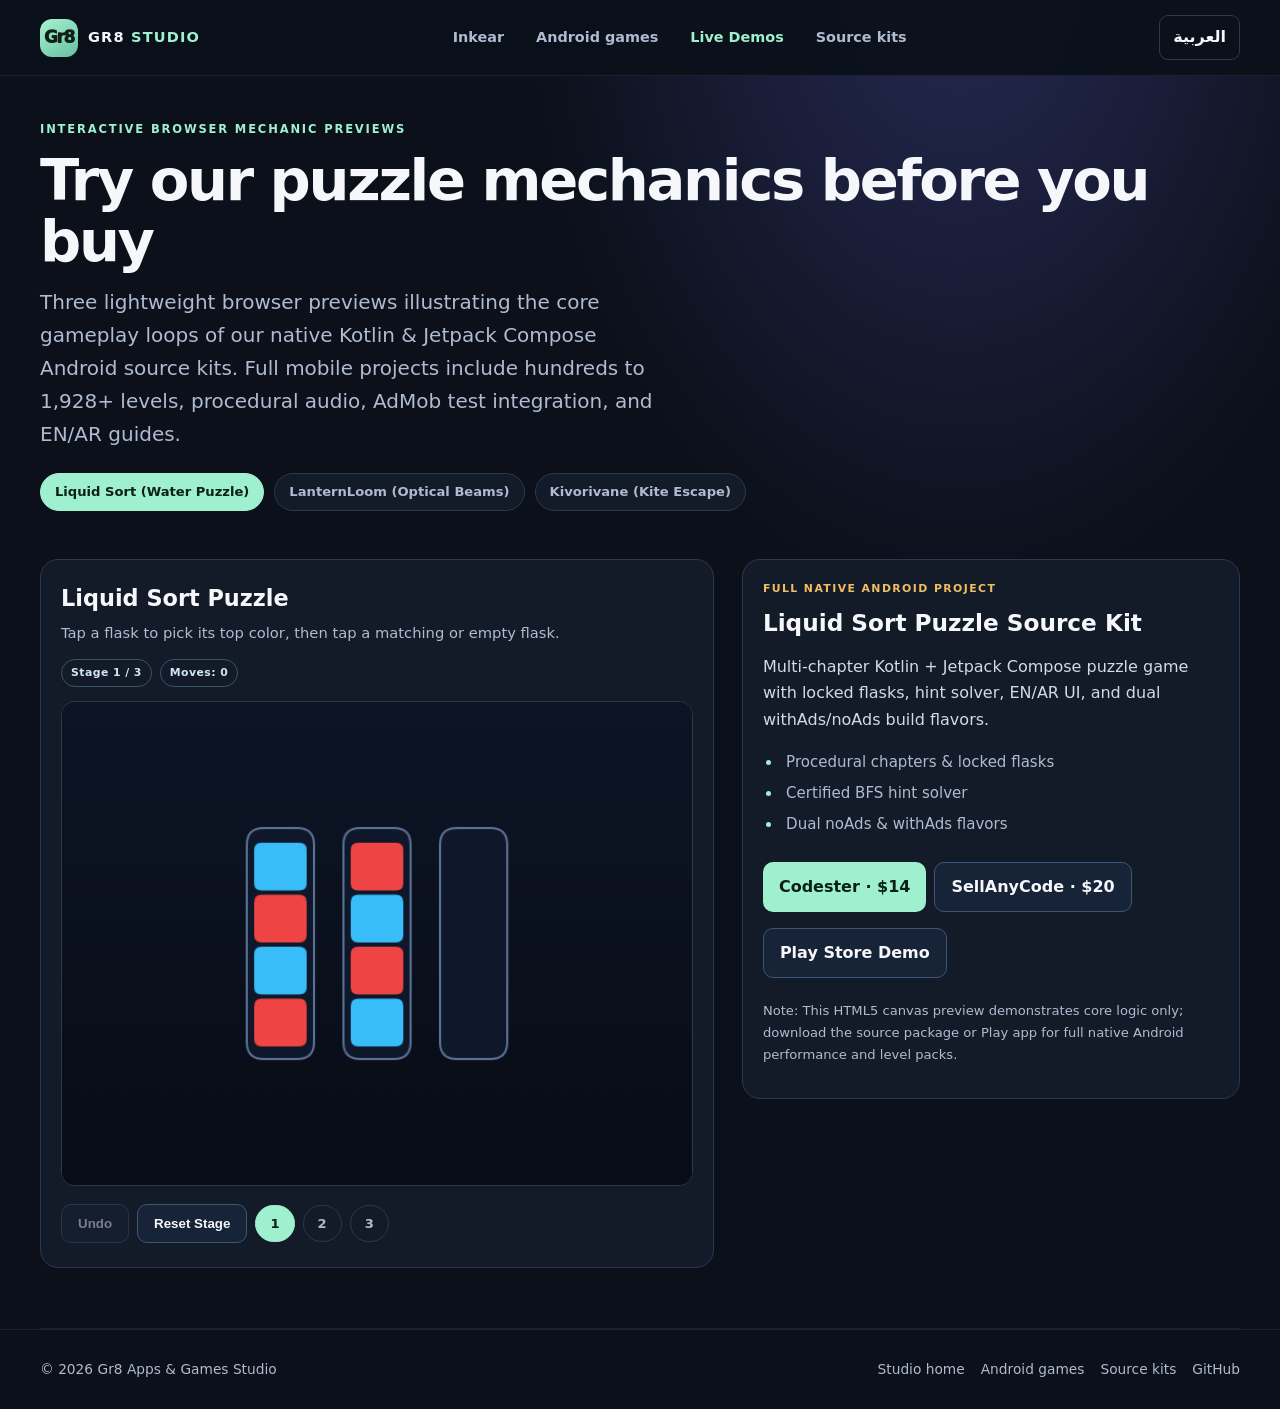
<file: demo/index.html>
<!doctype html>
<html lang="en" dir="ltr">
<head>
<meta charset="utf-8"><meta name="viewport" content="width=device-width,initial-scale=1">
<title>Interactive Android Puzzle Demos | Gr8 Apps &amp; Games Studio</title>
<meta name="title-en" content="Interactive Android Puzzle Demos | Gr8 Apps &amp; Games Studio">
<meta name="title-ar" content="تجارب ألغاز أندرويد تفاعلية في المتصفح | استوديو Gr8">
<meta name="description" content="Play interactive browser mechanic previews of Liquid Sort Puzzle, LanternLoom, and Kivorivane before downloading the full Kotlin &amp; Jetpack Compose Android source kits.">
<meta name="robots" content="index,follow,max-image-preview:large">
<link rel="canonical" href="https://simple-free-apps.github.io/demo/">
<link rel="icon" type="image/svg+xml" href="data:image/svg+xml,%3Csvg xmlns='http://www.w3.org/2000/svg' viewBox='0 0 64 64'%3E%3Crect width='64' height='64' rx='16' fill='%239ff0ce'/%3E%3Ctext x='50%25' y='55%25' dominant-baseline='middle' text-anchor='middle' font-family='system-ui,sans-serif' font-weight='900' font-size='28' fill='%230b101a'%3EGr8%3C/text%3E%3C/svg%3E">
<meta property="og:type" content="website">
<meta property="og:title" content="Interactive Android Puzzle Demos | Gr8 Studio">
<meta property="og:description" content="Try Liquid Sort, LanternLoom optical beams, and Kivorivane directional escape puzzles right in your browser.">
<meta property="og:url" content="https://simple-free-apps.github.io/demo/">
<meta property="og:image" content="https://simple-free-apps.github.io/assets/catalog/bundle5in1-hero.jpg">
<meta name="twitter:card" content="summary_large_image">
<meta name="theme-color" content="#0b101a">
<link rel="stylesheet" href="../styles.css">
<script type="application/ld+json">
{
  "@context": "https://schema.org",
  "@type": "WebApplication",
  "name": "Playable Android Puzzle Browser Demos — Gr8 Apps & Games Studio",
  "url": "https://simple-free-apps.github.io/demo/",
  "applicationCategory": "GameApplication",
  "operatingSystem": "Web Browser",
  "image": "https://simple-free-apps.github.io/assets/catalog/bundle5in1-hero.jpg",
  "description": "Interactive browser previews for Liquid Sort Puzzle, Lantern Alignment (Soravel 5-in-1), and Kite Tap-Away (Kivorivane) Android Kotlin source code templates.",
  "offers": {
    "@type": "Offer",
    "price": "0.00",
    "priceCurrency": "USD",
    "availability": "https://schema.org/InStock",
    "url": "https://simple-free-apps.github.io/demo/"
  }
}
</script>
<script src="../app.js" defer></script>
<script src="demo.js" defer></script>
</head>
<body>
<header class="top">
  <a class="brand" href="../#home"><span class="brand-mark">Gr8</span><span>GR8 <b>STUDIO</b></span></a>
  <nav>
    <a href="../#inkear" data-en="Inkear" data-ar="إنكير">Inkear</a>
    <a href="../android-games/" data-en="Android games" data-ar="ألعاب أندرويد">Android games</a>
    <a href="./" aria-current="page" data-en="Live Demos" data-ar="تجارب حية">Live Demos</a>
    <a href="../#catalog" data-en="Source kits" data-ar="حزم المصدر">Source kits</a>
  </nav>
  <button id="language" class="lang" aria-label="Switch language">العربية</button>
</header>

<main>
  <section class="demo-intro">
    <p class="kicker" data-en="INTERACTIVE BROWSER MECHANIC PREVIEWS" data-ar="معاينات تفاعلية لميكانيكيات اللعب">INTERACTIVE BROWSER MECHANIC PREVIEWS</p>
    <h1 data-en="Try our puzzle mechanics before you buy" data-ar="جرّب آليات الألغاز في المتصفح قبل الشراء">Try our puzzle mechanics before you buy</h1>
    <p class="lead" data-en="Three lightweight browser previews illustrating the core gameplay loops of our native Kotlin &amp; Jetpack Compose Android source kits. Full mobile projects include hundreds to 1,928+ levels, procedural audio, AdMob test integration, and EN/AR guides." data-ar="ثلاث معاينات تفاعلية خفيفة توضح جوهر اللعب في حزم Kotlin وJetpack Compose الأصلية. المشاريع الكاملة تضم مئات إلى 1,928+ مرحلة وأصواتاً وإعدادات AdMob وأدلة تعريب.">Three lightweight browser previews illustrating the core gameplay loops of our native Kotlin &amp; Jetpack Compose Android source kits. Full mobile projects include hundreds to 1,928+ levels, procedural audio, AdMob test integration, and EN/AR guides.</p>

    <div class="demo-tabs" role="tablist" aria-label="Select playable puzzle preview">
      <button type="button" class="filter-pill demo-tab" data-game="liquid" aria-pressed="true" data-en="Liquid Sort (Water Puzzle)" data-ar="فرز السوائل">Liquid Sort (Water Puzzle)</button>
      <button type="button" class="filter-pill demo-tab" data-game="lantern" aria-pressed="false" data-en="LanternLoom (Optical Beams)" data-ar="LanternLoom (مسارات الضوء)">LanternLoom (Optical Beams)</button>
      <button type="button" class="filter-pill demo-tab" data-game="kite" aria-pressed="false" data-en="Kivorivane (Kite Escape)" data-ar="Kivorivane (هروب الطائرات)">Kivorivane (Kite Escape)</button>
    </div>
  </section>

  <section class="demo-stage-wrap">
    <div class="demo-board-panel">
      <div class="demo-hud">
        <div>
          <h2 id="demo-title">Liquid Sort Puzzle</h2>
          <p id="demo-instruction" class="demo-sub">Tap a flask to pick its top color, then tap a target flask with matching color or space.</p>
        </div>
        <div class="demo-stats">
          <span id="demo-level-badge" class="tech">Stage 1 / 3</span>
          <span id="demo-moves-badge" class="level">Moves: 0</span>
        </div>
      </div>

      <div class="canvas-box">
        <canvas id="demo-canvas" width="600" height="460" aria-label="Interactive puzzle preview canvas"></canvas>
      </div>

      <div id="demo-win-banner" class="demo-win hidden" role="status" aria-live="polite">
        <span id="demo-win-text">Stage cleared!</span>
        <button type="button" id="demo-next-btn" class="button" data-en="Next Stage →" data-ar="المرحلة التالية ←">Next Stage →</button>
      </div>

      <div class="demo-controls">
        <button type="button" id="demo-undo-btn" class="button button-secondary" data-en="Undo" data-ar="تراجع">Undo</button>
        <button type="button" id="demo-reset-btn" class="button button-secondary" data-en="Reset Stage" data-ar="إعادة المرحلة">Reset Stage</button>
        <button type="button" id="demo-stage1-btn" class="filter-pill" data-stage="0">1</button>
        <button type="button" id="demo-stage2-btn" class="filter-pill" data-stage="1">2</button>
        <button type="button" class="filter-pill" id="demo-stage3-btn" data-stage="2">3</button>
      </div>
    </div>

    <aside class="demo-cta-panel">
      <p class="eyebrow" id="demo-cta-eyebrow">FULL NATIVE ANDROID PROJECT</p>
      <h3 id="demo-cta-title">Liquid Sort Puzzle Source Kit</h3>
      <p id="demo-cta-desc" class="app-summary">Complete Kotlin + Jetpack Compose puzzle game with multi-chapter levels, locked flasks, hint solver, and dual Play/AdMob build setup.</p>
      <ul id="demo-cta-bullets" class="features"></ul>
      <div id="demo-cta-links" class="demo-cta-links"></div>
      <p class="disclosure" data-en="Note: This HTML5 canvas preview demonstrates core logic only; download the source package or Play app for full native Android performance and level packs." data-ar="ملاحظة: هذه المعاينة في المتصفح توضح منطق اللعب الأساسي فقط؛ حمّل الحزمة البرمجية أو تطبيق Google Play للأداء الأصلي وكامل المراحل.">Note: This HTML5 canvas preview demonstrates core logic only; download the source package or Play app for full native Android performance and level packs.</p>
    </aside>
  </section>
</main>

<footer>
  <span>© <span id="year"></span> <span data-en="Gr8 Apps &amp; Games Studio" data-ar="استوديو Gr8 للتطبيقات والألعاب">Gr8 Apps &amp; Games Studio</span></span>
  <div class="footer-links">
    <a href="../" data-en="Studio home" data-ar="الرئيسية">Studio home</a>
    <a href="../android-games/" data-en="Android games" data-ar="ألعاب أندرويد">Android games</a>
    <a href="../#catalog" data-en="Source kits" data-ar="حزم المصدر">Source kits</a>
    <a href="https://github.com/simple-free-apps">GitHub</a>
  </div>
</footer>
</body>
</html>
</file>
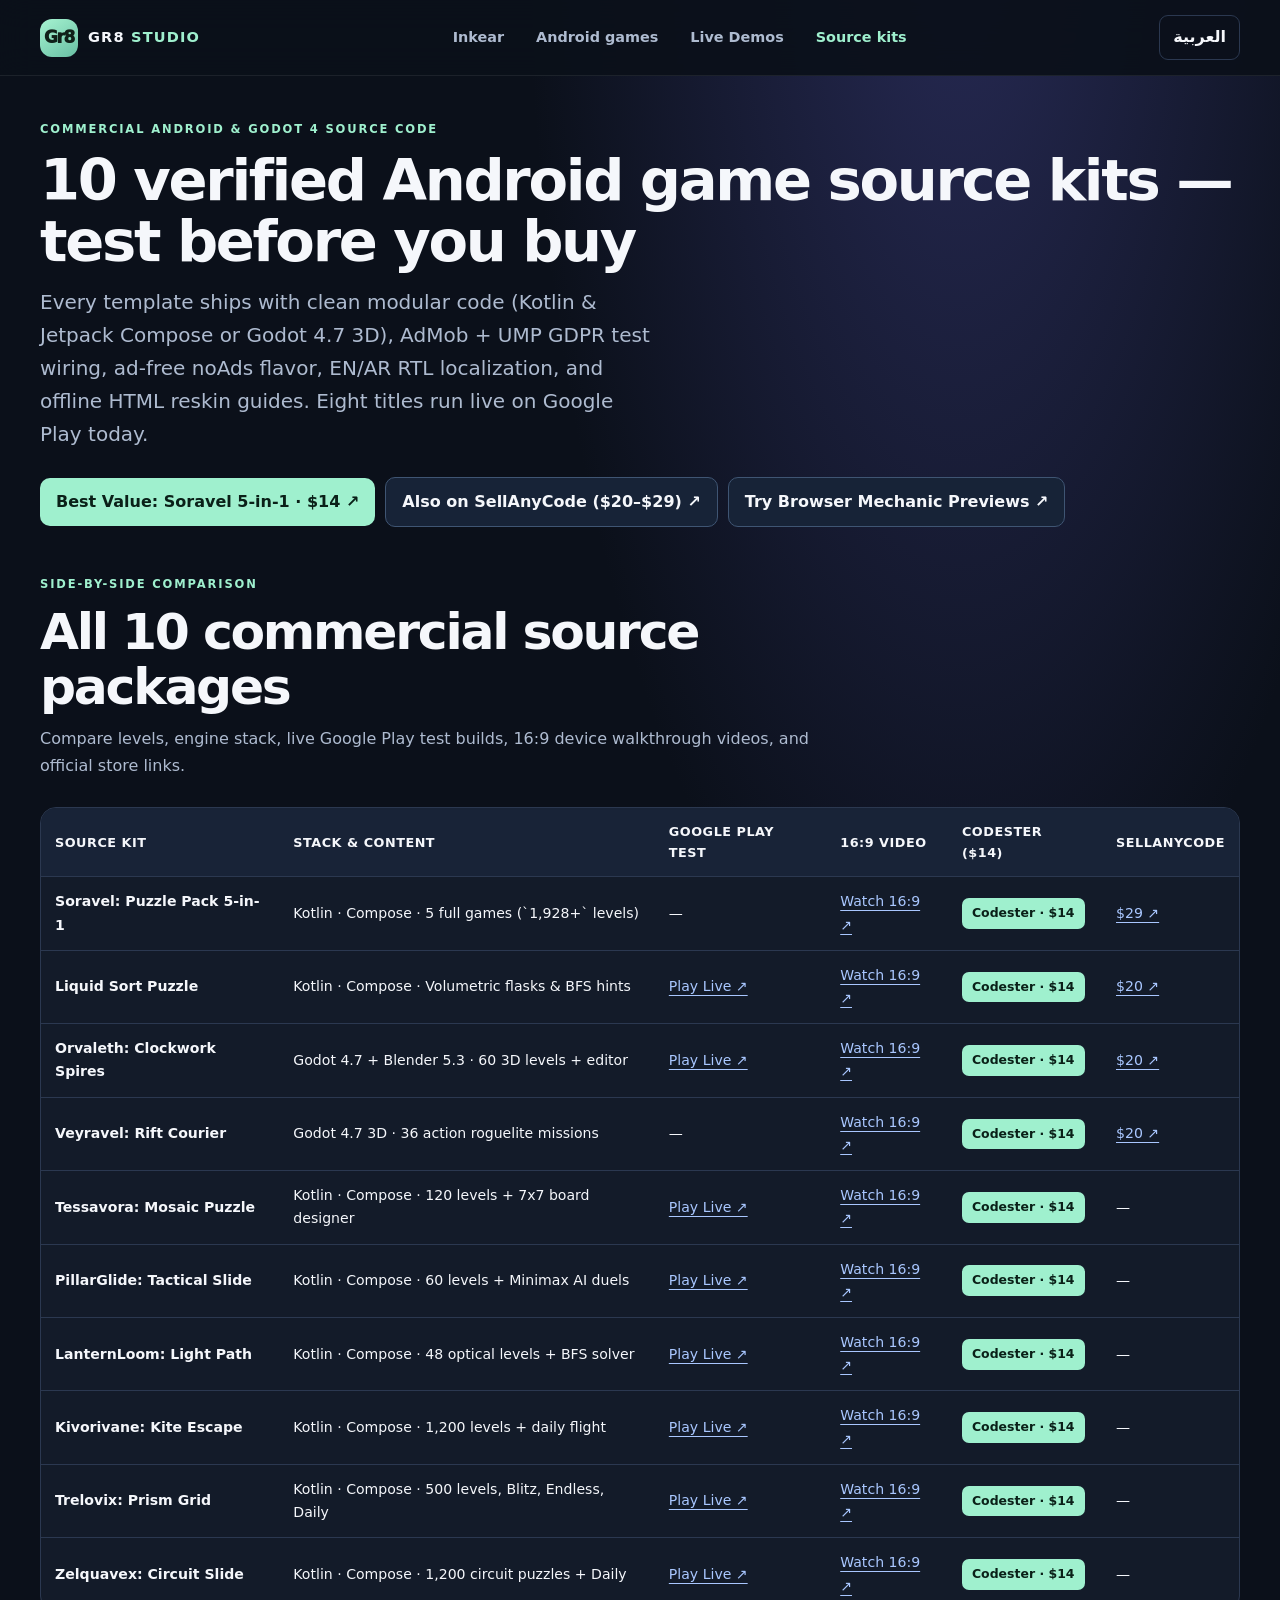
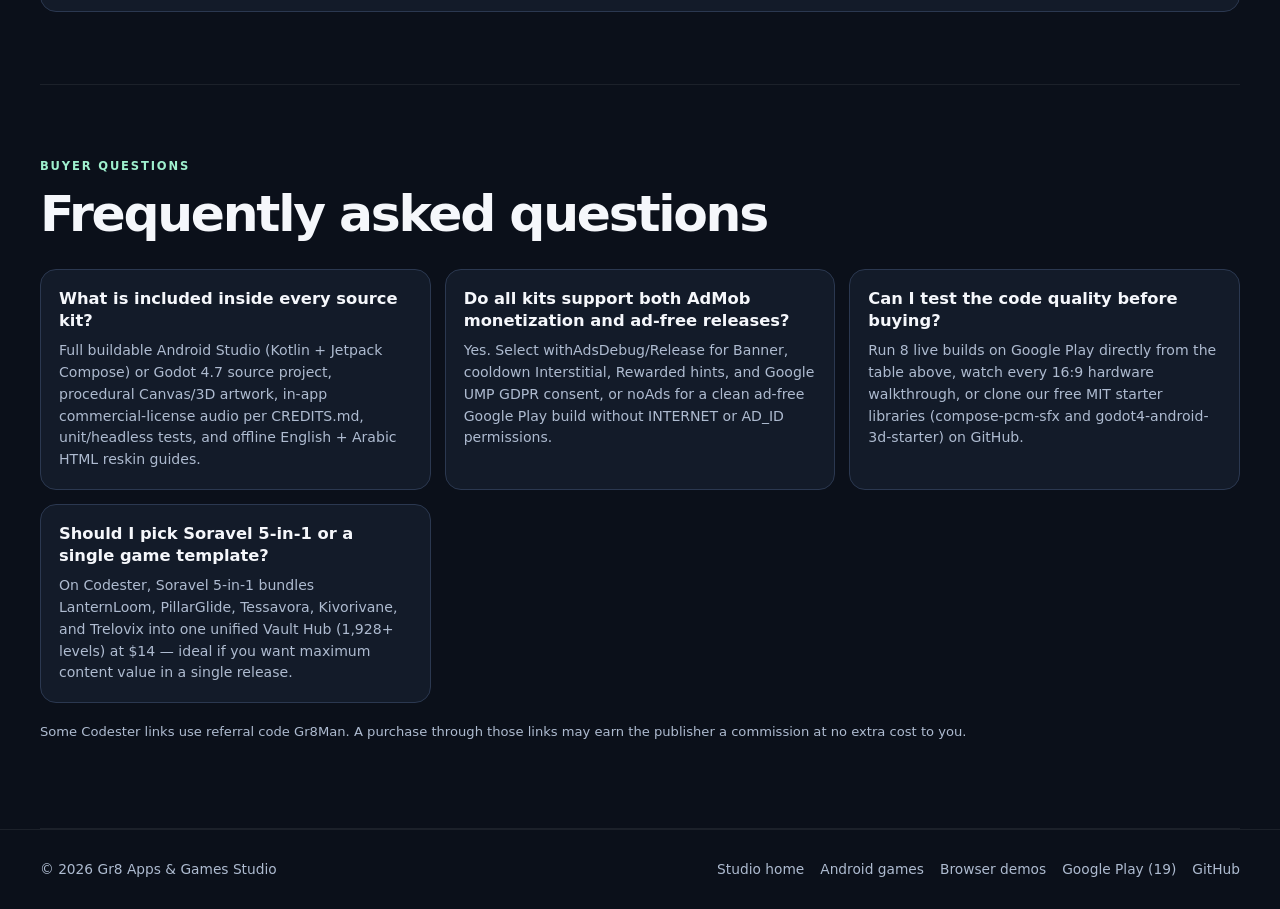
<file: source-kits/index.html>
<!doctype html>
<html lang="en" dir="ltr">
<head>
<meta charset="utf-8"><meta name="viewport" content="width=device-width,initial-scale=1">
<title>Android Game Source Code Kits (Kotlin, Jetpack Compose &amp; Godot 4) | Gr8 Studio</title>
<meta name="title-en" content="Android Game Source Code Kits (Kotlin, Jetpack Compose &amp; Godot 4) | Gr8 Studio">
<meta name="title-ar" content="حزم كود ألعاب أندرويد جاهزة (Kotlin وCompose وGodot 4) | استوديو Gr8">
<meta name="description" content="Compare 10 ready-to-publish Android game source code kits in Kotlin &amp; Jetpack Compose or Godot 4 3D with AdMob + UMP consent, EN/AR RTL localization, 8 live Google Play demos, and 16:9 videos.">
<meta name="robots" content="index,follow,max-image-preview:large">
<link rel="canonical" href="https://simple-free-apps.github.io/source-kits/">
<link rel="icon" type="image/svg+xml" href="data:image/svg+xml,%3Csvg xmlns='http://www.w3.org/2000/svg' viewBox='0 0 64 64'%3E%3Crect width='64' height='64' rx='16' fill='%239ff0ce'/%3E%3Ctext x='50%25' y='55%25' dominant-baseline='middle' text-anchor='middle' font-family='system-ui,sans-serif' font-weight='900' font-size='28' fill='%230b101a'%3EGr8%3C/text%3E%3C/svg%3E">
<meta property="og:type" content="website">
<meta property="og:title" content="10 Android Game Source Code Kits — Kotlin, Compose &amp; Godot 4 | Gr8 Studio">
<meta property="og:description" content="Compare all 10 Android &amp; Godot 3D source kits side by side: 8 live Google Play test apps, 16:9 walkthrough videos, AdMob + noAds flavors, EN/AR RTL guides.">
<meta property="og:image" content="https://simple-free-apps.github.io/assets/catalog/bundle5in1-hero.jpg">
<meta property="og:url" content="https://simple-free-apps.github.io/source-kits/">
<meta name="twitter:card" content="summary_large_image">
<meta name="theme-color" content="#0b101a">
<link rel="stylesheet" href="../styles.css">
<script type="application/ld+json">
[
  {
    "@context": "https://schema.org",
    "@type": "FAQPage",
    "mainEntity": [
      {
        "@type": "Question",
        "name": "What is inside every Android or Godot source kit?",
        "acceptedAnswer": {
          "@type": "Answer",
          "text": "Every kit includes the full buildable Android Studio (Kotlin + Jetpack Compose) or Godot 4.7 project, all procedural visuals and 3D models where applicable, commercially licensed in-app ElevenLabs audio files per CREDITS.md, offline HTML English & Arabic reskin guides, and JVM or headless verification tests."
        }
      },
      {
        "@type": "Question",
        "name": "Can I build both an ad-supported version and an ad-free version?",
        "acceptedAnswer": {
          "@type": "Answer",
          "text": "Yes. Each Kotlin kit ships with compile-time withAds and noAds Gradle flavors (and Godot 3D kits include Android AdMob and Android Play export presets). The withAds build uses official Google TEST AdMob IDs and Google UMP GDPR consent, while noAds omits ad SDKs and INTERNET/AD_ID permissions."
        }
      },
      {
        "@type": "Question",
        "name": "Can I test the games on real Android hardware before purchasing?",
        "acceptedAnswer": {
          "@type": "Answer",
          "text": "Yes. Eight standalone titles (Liquid Sort Puzzle, Orvaleth, Tessavora, PillarGlide, LanternLoom, Kivorivane, Trelovix, and Zelquavex) are live on Google Play, and all 10 kits have 16:9 real-device YouTube walkthroughs."
        }
      },
      {
        "@type": "Question",
        "name": "What tools do I need to reskin and build a signed Google Play AAB?",
        "acceptedAnswer": {
          "@type": "Answer",
          "text": "Kotlin kits use stable Android Studio (JDK 17, Gradle 9.6.0, AGP 9.5.1, Kotlin 2.3.20, minSdk 29, targetSdk 36). Godot 3D kits use Godot 4.7.2-stable (with Blender 5.3 Python generators included for Orvaleth). Each package includes step-by-step EN and AR offline HTML guides."
        }
      },
      {
        "@type": "Question",
        "name": "How can I ship audio assets without licensing issues?",
        "acceptedAnswer": {
          "@type": "Answer",
          "text": "Art, 3D models, and ElevenLabs sound/music assets are included for use inside your own published app or game combined with your own content. You may ship the compiled audio inside your app, while standalone resale or redistribution as raw audio packs is prohibited."
        }
      },
      {
        "@type": "Question",
        "name": "Where can I buy the commercial source licenses?",
        "acceptedAnswer": {
          "@type": "Answer",
          "text": "All 10 kits are available on Codester ($14), and four flagship kits (Soravel 5-in-1, Liquid Sort Puzzle, Orvaleth 3D, and Veyravel 3D) are also available directly on SellAnyCode ($20-$29)."
        }
      }
    ]
  },
  {
    "@context": "https://schema.org",
    "@type": "Product",
    "name": "Soravel: Puzzle Pack 5-in-1 - Kotlin Android Game Bundle",
    "image": "https://simple-free-apps.github.io/assets/catalog/bundle5in1-hero.jpg",
    "description": "5 offline Kotlin & Jetpack Compose puzzle games (1,928+ levels), Hub dashboard, EN/AR RTL localization, and withAds/noAds flavors.",
    "offers": [
      { "@type": "Offer", "price": "14.00", "priceCurrency": "USD", "availability": "https://schema.org/InStock", "url": "https://www.codester.com/items/76186/puzzle-pack-5-in-1-kotlin-android-game-bundle?ref=Gr8Man" },
      { "@type": "Offer", "price": "29.00", "priceCurrency": "USD", "availability": "https://schema.org/InStock", "url": "https://www.sellanycode.com/item.php?id=28630" }
    ]
  },
  {
    "@context": "https://schema.org",
    "@type": "Product",
    "name": "Liquid Sort Puzzle - Kotlin & Jetpack Compose Android Game",
    "image": "https://simple-free-apps.github.io/assets/catalog/liquidsort-hero.jpg",
    "description": "Procedural volumetric water-sort puzzles with hidden layers, locked flasks, BFS solver hints, EN/AR RTL, and dual flavors.",
    "offers": [
      { "@type": "Offer", "price": "14.00", "priceCurrency": "USD", "availability": "https://schema.org/InStock", "url": "https://www.codester.com/items/64630/liquid-sort-puzzle-kotlin-android-game-template?ref=Gr8Man" },
      { "@type": "Offer", "price": "20.00", "priceCurrency": "USD", "availability": "https://schema.org/InStock", "url": "https://www.sellanycode.com/item.php?id=28631" }
    ]
  },
  {
    "@context": "https://schema.org",
    "@type": "Product",
    "name": "Orvaleth: Clockwork Spires - Godot 4 3D Android Puzzle Game",
    "image": "https://simple-free-apps.github.io/assets/catalog/orvaleth-hero.jpg",
    "description": "60-level 3D marble contraption puzzle game across 4 worlds with 5x5 in-game workshop and Blender 5.3 sources.",
    "offers": [
      { "@type": "Offer", "price": "14.00", "priceCurrency": "USD", "availability": "https://schema.org/InStock", "url": "https://www.codester.com/items/76144/orvaleth-godot-3d-clockwork-puzzle-game?ref=Gr8Man" },
      { "@type": "Offer", "price": "20.00", "priceCurrency": "USD", "availability": "https://schema.org/InStock", "url": "https://www.sellanycode.com/item.php?id=28633" }
    ]
  },
  {
    "@context": "https://schema.org",
    "@type": "Product",
    "name": "Veyravel: Rift Courier - Godot 4 3D Action Roguelite",
    "image": "https://simple-free-apps.github.io/assets/catalog/veyravel-hero.jpg",
    "description": "36-mission 3D courier drone action roguelite across four floating regions with wave upgrades and AdMob support.",
    "offers": [
      { "@type": "Offer", "price": "14.00", "priceCurrency": "USD", "availability": "https://schema.org/InStock", "url": "https://www.codester.com/items/76079/veyravel-3d-android-action-game-godot?ref=Gr8Man" },
      { "@type": "Offer", "price": "20.00", "priceCurrency": "USD", "availability": "https://schema.org/InStock", "url": "https://www.sellanycode.com/item.php?id=28634" }
    ]
  },
  {
    "@context": "https://schema.org",
    "@type": "Product",
    "name": "Tessavora: Mosaic Puzzle - Kotlin Android Source Code",
    "image": "https://simple-free-apps.github.io/assets/catalog/tessavora-hero.jpg",
    "description": "120 geometric mosaic puzzle levels, seeded generator workshop, 7x7 silhouette board painter, and exact-cover solver.",
    "offers": { "@type": "Offer", "price": "14.00", "priceCurrency": "USD", "availability": "https://schema.org/InStock", "url": "https://www.codester.com/items/76001/tessavora-mosaic-puzzle-android-game?ref=Gr8Man" }
  },
  {
    "@context": "https://schema.org",
    "@type": "Product",
    "name": "PillarGlide: Tactical Slide - Kotlin Android Source Code",
    "image": "https://simple-free-apps.github.io/assets/catalog/pillarglide-hero.jpg",
    "description": "60 tactical sliding puzzle levels, Alpha-Beta Minimax AI duels, 2P pass-and-play, BFS hints, and visual level studio.",
    "offers": { "@type": "Offer", "price": "14.00", "priceCurrency": "USD", "availability": "https://schema.org/InStock", "url": "https://www.codester.com/items/75998/pillarglide-tactical-slide-game-kotlin?ref=Gr8Man" }
  },
  {
    "@context": "https://schema.org",
    "@type": "Product",
    "name": "LanternLoom: Light Path Puzzle - Kotlin Android Source Code",
    "image": "https://simple-free-apps.github.io/assets/catalog/lanternloom-hero.jpg",
    "description": "48 nocturnal optical-beam conduit puzzles across 4 chapters with BFS shortest-rotation solver and EN/AR RTL UI.",
    "offers": { "@type": "Offer", "price": "14.00", "priceCurrency": "USD", "availability": "https://schema.org/InStock", "url": "https://www.codester.com/items/75956/lanternloom-light-path-puzzle-game-for-android?ref=Gr8Man" }
  },
  {
    "@context": "https://schema.org",
    "@type": "Product",
    "name": "Kivorivane: Kite Escape - 1,200 Levels Kotlin Source Code",
    "image": "https://simple-free-apps.github.io/assets/catalog/kivorivane-hero.jpg",
    "description": "1,200 deterministic paper-kite tap-away puzzle stages across 6 chapters with daily challenge and dual AdMob flavors.",
    "offers": { "@type": "Offer", "price": "14.00", "priceCurrency": "USD", "availability": "https://schema.org/InStock", "url": "https://www.codester.com/items/76093/kivorivane-1000-levels-kite-escape-kotlin?ref=Gr8Man" }
  },
  {
    "@context": "https://schema.org",
    "@type": "Product",
    "name": "Trelovix: Prism Grid - 500 Levels Kotlin Source Code",
    "image": "https://simple-free-apps.github.io/assets/catalog/trelovix-hero.jpg",
    "description": "500 prism block puzzle levels plus Classic Endless, 120s Time Blitz, Daily Challenge, lookahead solver, and 10-step Undo.",
    "offers": { "@type": "Offer", "price": "14.00", "priceCurrency": "USD", "availability": "https://schema.org/InStock", "url": "https://www.codester.com/items/76112/trelovix-500-levels-block-puzzle-kotlin?ref=Gr8Man" }
  },
  {
    "@context": "https://schema.org",
    "@type": "Product",
    "name": "Zelquavex: Circuit Slide - 1,200 Puzzles Kotlin Source Code",
    "image": "https://simple-free-apps.github.io/assets/catalog/zelquavex-hero.jpg",
    "description": "1,200 directional circuit-sliding puzzles across 6 chapters with deterministic daily circuits, hints, and EN/AR RTL UI.",
    "offers": { "@type": "Offer", "price": "14.00", "priceCurrency": "USD", "availability": "https://schema.org/InStock", "url": "https://www.codester.com/items/76106/zelquavex-1-200-circuit-puzzles-android?ref=Gr8Man" }
  }
]
</script>
<script src="../app.js" defer></script>
</head>
<body>
<header class="top">
  <a class="brand" href="../#home"><span class="brand-mark">Gr8</span><span>GR8 <b>STUDIO</b></span></a>
  <nav>
    <a href="../#inkear" data-en="Inkear" data-ar="إنكير">Inkear</a>
    <a href="../android-games/" data-en="Android games" data-ar="ألعاب أندرويد">Android games</a>
    <a href="../demo/" data-en="Live Demos" data-ar="تجارب حية">Live Demos</a>
    <a href="./" aria-current="page" data-en="Source kits" data-ar="حزم المصدر">Source kits</a>
  </nav>
  <button id="language" class="lang" aria-label="Switch language">العربية</button>
</header>

<main>
  <section class="demo-intro">
    <p class="kicker" data-en="COMMERCIAL ANDROID &amp; GODOT 4 SOURCE CODE" data-ar="كود مصدري جاهز لألعاب أندرويد وGODOT 4">COMMERCIAL ANDROID &amp; GODOT 4 SOURCE CODE</p>
    <h1 data-en="10 verified Android game source kits — test before you buy" data-ar="10 حزم كود مصدري لألعاب أندرويد — اختبرها قبل الشراء">10 verified Android game source kits — test before you buy</h1>
    <p class="lead" data-en="Every template ships with clean modular code (Kotlin &amp; Jetpack Compose or Godot 4.7 3D), AdMob + UMP GDPR test wiring, ad-free noAds flavor, EN/AR RTL localization, and offline HTML reskin guides. Eight titles run live on Google Play today." data-ar="كل حزمة تتضمن الكود الكامل بنية نظيفة (Kotlin وJetpack Compose أو Godot 4.7 ثلاثي الأبعاد)، وتكامل AdMob مع UMP، ونسخة noAds بلا إعلانات، وتعريب EN/AR RTL، وأدلة تعديل HTML بدون اتصال. ثماني ألعاب منشورة وحية الآن على Google Play.">Every template ships with clean modular code (Kotlin &amp; Jetpack Compose or Godot 4.7 3D), AdMob + UMP GDPR test wiring, ad-free noAds flavor, EN/AR RTL localization, and offline HTML reskin guides. Eight titles run live on Google Play today.</p>
    <div class="hero-actions">
      <a class="button" href="https://www.codester.com/items/76186/puzzle-pack-5-in-1-kotlin-android-game-bundle?ref=Gr8Man" target="_blank" rel="noopener" data-en="Best Value: Soravel 5-in-1 · $14 ↗" data-ar="أفضل قيمة: Soravel 5 في 1 · 14$ ↗">Best Value: Soravel 5-in-1 · $14 ↗</a>
      <a class="button button-secondary" href="https://www.sellanycode.com/item.php?id=28630" target="_blank" rel="noopener" data-en="Also on SellAnyCode ($20–$29) ↗" data-ar="متوفر أيضاً على SellAnyCode ↗">Also on SellAnyCode ($20–$29) ↗</a>
      <a class="button button-secondary" href="../demo/" data-en="Try Browser Mechanic Previews ↗" data-ar="جرّب المعاينات في المتصفح ↗">Try Browser Mechanic Previews ↗</a>
    </div>
  </section>

  <section class="play-section" style="padding-top:16px">
    <div class="section-heading">
      <p class="kicker" data-en="SIDE-BY-SIDE COMPARISON" data-ar="مقارنة شاملة جنباً إلى جنب">SIDE-BY-SIDE COMPARISON</p>
      <h2 data-en="All 10 commercial source packages" data-ar="جدول الحزم التجارية العشر">All 10 commercial source packages</h2>
      <p data-en="Compare levels, engine stack, live Google Play test builds, 16:9 device walkthrough videos, and official store links." data-ar="قارن عدد المراحل والمحرك وروابط التجربة الحية على Google Play وفيديوهات 16:9 وروابط الشراء الرسمية.">Compare levels, engine stack, live Google Play test builds, 16:9 device walkthrough videos, and official store links.</p>
    </div>

    <div class="table-wrap">
      <table class="kits-table">
        <thead>
          <tr>
            <th data-en="Source Kit" data-ar="الحزمة">Source Kit</th>
            <th data-en="Stack &amp; Content" data-ar="التقنية والمحتوى">Stack &amp; Content</th>
            <th data-en="Google Play Test" data-ar="تجربة Google Play">Google Play Test</th>
            <th data-en="16:9 Video" data-ar="فيديو 16:9">16:9 Video</th>
            <th data-en="Codester ($14)" data-ar="Codester (14$)">Codester ($14)</th>
            <th data-en="SellAnyCode" data-ar="SellAnyCode">SellAnyCode</th>
          </tr>
        </thead>
        <tbody>
          <tr>
            <td><strong>Soravel: Puzzle Pack 5-in-1</strong></td>
            <td>Kotlin · Compose · 5 full games (`1,928+` levels)</td>
            <td>—</td>
            <td><a href="https://www.youtube.com/watch?v=XFTPVgakCII" target="_blank" rel="noopener">Watch 16:9 ↗</a></td>
            <td><a class="table-cta" href="https://www.codester.com/items/76186/puzzle-pack-5-in-1-kotlin-android-game-bundle?ref=Gr8Man" target="_blank" rel="noopener">Codester · $14</a></td>
            <td><a href="https://www.sellanycode.com/item.php?id=28630" target="_blank" rel="noopener">$29 ↗</a></td>
          </tr>
          <tr>
            <td><strong>Liquid Sort Puzzle</strong></td>
            <td>Kotlin · Compose · Volumetric flasks &amp; BFS hints</td>
            <td><a href="https://play.google.com/store/apps/details?id=com.gr8.games.liquidsortpuzzle" target="_blank" rel="noopener">Play Live ↗</a></td>
            <td><a href="https://www.youtube.com/watch?v=X3z5HdDfmYY" target="_blank" rel="noopener">Watch 16:9 ↗</a></td>
            <td><a class="table-cta" href="https://www.codester.com/items/64630/liquid-sort-puzzle-kotlin-android-game-template?ref=Gr8Man" target="_blank" rel="noopener">Codester · $14</a></td>
            <td><a href="https://www.sellanycode.com/item.php?id=28631" target="_blank" rel="noopener">$20 ↗</a></td>
          </tr>
          <tr>
            <td><strong>Orvaleth: Clockwork Spires</strong></td>
            <td>Godot 4.7 + Blender 5.3 · 60 3D levels + editor</td>
            <td><a href="https://play.google.com/store/apps/details?id=com.valkora.serenth.orvaleth" target="_blank" rel="noopener">Play Live ↗</a></td>
            <td><a href="https://www.youtube.com/watch?v=um0hAMs7dpY" target="_blank" rel="noopener">Watch 16:9 ↗</a></td>
            <td><a class="table-cta" href="https://www.codester.com/items/76144/orvaleth-godot-3d-clockwork-puzzle-game?ref=Gr8Man" target="_blank" rel="noopener">Codester · $14</a></td>
            <td><a href="https://www.sellanycode.com/item.php?id=28633" target="_blank" rel="noopener">$20 ↗</a></td>
          </tr>
          <tr>
            <td><strong>Veyravel: Rift Courier</strong></td>
            <td>Godot 4.7 3D · 36 action roguelite missions</td>
            <td>—</td>
            <td><a href="https://www.youtube.com/watch?v=i2OG4xjzQNc" target="_blank" rel="noopener">Watch 16:9 ↗</a></td>
            <td><a class="table-cta" href="https://www.codester.com/items/76079/veyravel-3d-android-action-game-godot?ref=Gr8Man" target="_blank" rel="noopener">Codester · $14</a></td>
            <td><a href="https://www.sellanycode.com/item.php?id=28634" target="_blank" rel="noopener">$20 ↗</a></td>
          </tr>
          <tr>
            <td><strong>Tessavora: Mosaic Puzzle</strong></td>
            <td>Kotlin · Compose · 120 levels + 7x7 board designer</td>
            <td><a href="https://play.google.com/store/apps/details?id=com.dralvoni.senvarek.tessavora" target="_blank" rel="noopener">Play Live ↗</a></td>
            <td><a href="https://www.youtube.com/watch?v=pxO0F_5HY-4" target="_blank" rel="noopener">Watch 16:9 ↗</a></td>
            <td><a class="table-cta" href="https://www.codester.com/items/76001/tessavora-mosaic-puzzle-android-game?ref=Gr8Man" target="_blank" rel="noopener">Codester · $14</a></td>
            <td>—</td>
          </tr>
          <tr>
            <td><strong>PillarGlide: Tactical Slide</strong></td>
            <td>Kotlin · Compose · 60 levels + Minimax AI duels</td>
            <td><a href="https://play.google.com/store/apps/details?id=com.brimavel.noruvik.pillarglide" target="_blank" rel="noopener">Play Live ↗</a></td>
            <td><a href="https://www.youtube.com/watch?v=5tzqqfIUVZI" target="_blank" rel="noopener">Watch 16:9 ↗</a></td>
            <td><a class="table-cta" href="https://www.codester.com/items/75998/pillarglide-tactical-slide-game-kotlin?ref=Gr8Man" target="_blank" rel="noopener">Codester · $14</a></td>
            <td>—</td>
          </tr>
          <tr>
            <td><strong>LanternLoom: Light Path</strong></td>
            <td>Kotlin · Compose · 48 optical levels + BFS solver</td>
            <td><a href="https://play.google.com/store/apps/details?id=com.tavrolin.quemsy.lanternloom" target="_blank" rel="noopener">Play Live ↗</a></td>
            <td><a href="https://www.youtube.com/watch?v=4_4Zvb88QS8" target="_blank" rel="noopener">Watch 16:9 ↗</a></td>
            <td><a class="table-cta" href="https://www.codester.com/items/75956/lanternloom-light-path-puzzle-game-for-android?ref=Gr8Man" target="_blank" rel="noopener">Codester · $14</a></td>
            <td>—</td>
          </tr>
          <tr>
            <td><strong>Kivorivane: Kite Escape</strong></td>
            <td>Kotlin · Compose · 1,200 levels + daily flight</td>
            <td><a href="https://play.google.com/store/apps/details?id=com.mirveki.savureth.kivorivane" target="_blank" rel="noopener">Play Live ↗</a></td>
            <td><a href="https://www.youtube.com/watch?v=1FEwvlkDMkw" target="_blank" rel="noopener">Watch 16:9 ↗</a></td>
            <td><a class="table-cta" href="https://www.codester.com/items/76093/kivorivane-1000-levels-kite-escape-kotlin?ref=Gr8Man" target="_blank" rel="noopener">Codester · $14</a></td>
            <td>—</td>
          </tr>
          <tr>
            <td><strong>Trelovix: Prism Grid</strong></td>
            <td>Kotlin · Compose · 500 levels, Blitz, Endless, Daily</td>
            <td><a href="https://play.google.com/store/apps/details?id=com.vornalix.zelvarok.trelovix" target="_blank" rel="noopener">Play Live ↗</a></td>
            <td><a href="https://www.youtube.com/watch?v=_OlZw89RxwE" target="_blank" rel="noopener">Watch 16:9 ↗</a></td>
            <td><a class="table-cta" href="https://www.codester.com/items/76112/trelovix-500-levels-block-puzzle-kotlin?ref=Gr8Man" target="_blank" rel="noopener">Codester · $14</a></td>
            <td>—</td>
          </tr>
          <tr>
            <td><strong>Zelquavex: Circuit Slide</strong></td>
            <td>Kotlin · Compose · 1,200 circuit puzzles + Daily</td>
            <td><a href="https://play.google.com/store/apps/details?id=com.vorqali.nexumir.zelquavex" target="_blank" rel="noopener">Play Live ↗</a></td>
            <td><a href="https://www.youtube.com/watch?v=49QDPeaT32k" target="_blank" rel="noopener">Watch 16:9 ↗</a></td>
            <td><a class="table-cta" href="https://www.codester.com/items/76106/zelquavex-1-200-circuit-puzzles-android?ref=Gr8Man" target="_blank" rel="noopener">Codester · $14</a></td>
            <td>—</td>
          </tr>
        </tbody>
      </table>
    </div>
  </section>

  <section class="play-section">
    <div class="section-heading">
      <p class="kicker" data-en="BUYER QUESTIONS" data-ar="إجابات سريعة للمشترين">BUYER QUESTIONS</p>
      <h2 data-en="Frequently asked questions" data-ar="الأسئلة الشائعة قبل الشراء">Frequently asked questions</h2>
    </div>
    <div class="faq-list">
      <article class="faq-item">
        <h3 data-en="What is included inside every source kit?" data-ar="ما الذي يتضمنه كل مشروع عند الشراء؟">What is included inside every source kit?</h3>
        <p data-en="Full buildable Android Studio (Kotlin + Jetpack Compose) or Godot 4.7 source project, procedural Canvas/3D artwork, in-app commercial-license audio per CREDITS.md, unit/headless tests, and offline English + Arabic HTML reskin guides." data-ar="المشروع الكامل الجاهز للبناء في Android Studio أو Godot 4.7 مع الرسوم والأصوات المرخصة للاستخدام المدمج واختبارات الوحدة وأدلة التعديل العربية والإنجليزية.">Full buildable Android Studio (Kotlin + Jetpack Compose) or Godot 4.7 source project, procedural Canvas/3D artwork, in-app commercial-license audio per CREDITS.md, unit/headless tests, and offline English + Arabic HTML reskin guides.</p>
      </article>
      <article class="faq-item">
        <h3 data-en="Do all kits support both AdMob monetization and ad-free releases?" data-ar="هل تدعم الحزم كلاً من الإعلانات وبناء نسخة بدون إعلانات؟">Do all kits support both AdMob monetization and ad-free releases?</h3>
        <p data-en="Yes. Select withAdsDebug/Release for Banner, cooldown Interstitial, Rewarded hints, and Google UMP GDPR consent, or noAds for a clean ad-free Google Play build without INTERNET or AD_ID permissions." data-ar="نعم، عبر نكهتي withAds (إعلانات AdMob + موافقة UMP GDPR بمعرفات اختبار جوجل) وnoAds لبناء نظيف خالٍ من SDK الإعلانات.">Yes. Select withAdsDebug/Release for Banner, cooldown Interstitial, Rewarded hints, and Google UMP GDPR consent, or noAds for a clean ad-free Google Play build without INTERNET or AD_ID permissions.</p>
      </article>
      <article class="faq-item">
        <h3 data-en="Can I test the code quality before buying?" data-ar="كيف أتحقق من جودة البرمجة والأداء قبل الشراء؟">Can I test the code quality before buying?</h3>
        <p data-en="Run 8 live builds on Google Play directly from the table above, watch every 16:9 hardware walkthrough, or clone our free MIT starter libraries (compose-pcm-sfx and godot4-android-3d-starter) on GitHub." data-ar="جرّب 8 ألعاب حية على Google Play مباشرة من الجدول أعلاه، أو شاهد فيديوهات التشغيل الحقيقية، أو اختبر القوالب المفتوحة المصدر مجاناً على GitHub.">Run 8 live builds on Google Play directly from the table above, or clone our free MIT starter libraries (compose-pcm-sfx and godot4-android-3d-starter) on GitHub.</p>
      </article>
      <article class="faq-item">
        <h3 data-en="Should I pick Soravel 5-in-1 or a single game template?" data-ar="هل أشتري حزمة Soravel 5 في 1 أم لعبة منفردة؟">Should I pick Soravel 5-in-1 or a single game template?</h3>
        <p data-en="On Codester, Soravel 5-in-1 bundles LanternLoom, PillarGlide, Tessavora, Kivorivane, and Trelovix into one unified Vault Hub (1,928+ levels) at $14 — ideal if you want maximum content value in a single release." data-ar="حزمة Soravel 5 في 1 على Codester بسعر 14$ تجمع 5 ألعاب كاملة (+1,928 مرحلة) في تطبيق واحد — الخيار الأوفر لمن يريد أضخم محتوى في إطلاق واحد.">On Codester, Soravel 5-in-1 bundles LanternLoom, PillarGlide, Tessavora, Kivorivane, and Trelovix into one unified Vault Hub (1,928+ levels) at $14 — ideal if you want maximum content value in a single release.</p>
      </article>
    </div>
    <p class="disclosure">
      <span data-en="Some Codester links use referral code Gr8Man. A purchase through those links may earn the publisher a commission at no extra cost to you." data-ar="تستخدم روابط Codester رمز الإحالة Gr8Man، وقد يحصل الناشر على عمولة إحالة دون أي تكلفة إضافية على المشتري.">Some Codester links use referral code Gr8Man. A purchase through those links may earn the publisher a commission at no extra cost to you.</span>
    </p>
  </section>
</main>

<footer>
  <span>© <span id="year"></span> <span data-en="Gr8 Apps &amp; Games Studio" data-ar="استوديو Gr8 للتطبيقات والألعاب">Gr8 Apps &amp; Games Studio</span></span>
  <div class="footer-links">
    <a href="../" data-en="Studio home" data-ar="الرئيسية">Studio home</a>
    <a href="../android-games/" data-en="Android games" data-ar="ألعاب أندرويد">Android games</a>
    <a href="../demo/" data-en="Browser demos" data-ar="تجارب المتصفح">Browser demos</a>
    <a href="https://play.google.com/store/apps/dev?id=7078150569870376778" target="_blank" rel="noopener">Google Play (19)</a>
    <a href="https://github.com/simple-free-apps">GitHub</a>
  </div>
</footer>
</body>
</html>
</file>
<file: styles.css>
:root {
  color-scheme: dark;
  --bg: #0b101a;
  --panel: #131b29;
  --panel2: #182337;
  --line: #2b3850;
  --ink: #f5f7fb;
  --muted: #aebbd0;
  --mint: #9ff0ce;
  --gold: #f2bd62;
  --blue: #a9c7ff;
}

* { box-sizing: border-box; }
html { scroll-behavior: smooth; }
body {
  margin: 0;
  background: radial-gradient(ellipse at 75% -5%, #272a55 0, transparent 32%), var(--bg);
  color: var(--ink);
  font: 16px/1.65 system-ui, -apple-system, "Segoe UI", sans-serif;
}

a { color: var(--blue); text-underline-offset: 4px; }
a:hover { color: var(--mint); }
a:focus-visible, button:focus-visible, input:focus-visible {
  outline: 2px solid var(--mint);
  outline-offset: 2px;
}

.top {
  min-height: 76px;
  padding: 13px max(22px, calc((100% - 1200px) / 2));
  display: flex;
  align-items: center;
  justify-content: space-between;
  gap: 24px;
  border-bottom: 1px solid #ffffff13;
  position: sticky;
  top: 0;
  background: #0b101aef;
  backdrop-filter: blur(16px);
  z-index: 8;
}

.brand {
  display: flex;
  align-items: center;
  gap: 10px;
  color: var(--ink);
  text-decoration: none;
  font-size: .91rem;
  font-weight: 800;
  letter-spacing: .08em;
}
.brand b { color: var(--mint); }
.brand-mark {
  display: grid;
  place-items: center;
  width: 38px;
  height: 38px;
  border-radius: 12px;
  background: linear-gradient(145deg, #a6f3d1, #68bfa3);
  color: #102019;
  letter-spacing: -.08em;
  font-weight: 950;
  font-size: 1.06rem;
}

.top nav {
  display: flex;
  gap: clamp(14px, 2.5vw, 32px);
  flex-wrap: wrap;
}
.top nav a {
  font-size: .9rem;
  text-decoration: none;
  color: var(--muted);
  font-weight: 600;
}
.top nav a[aria-current="page"] { color: var(--mint); }

.lang {
  background: transparent;
  color: var(--ink);
  border: 1px solid var(--line);
  border-radius: 9px;
  padding: 8px 13px;
  cursor: pointer;
  font: inherit;
  font-weight: 700;
}
.lang:hover { border-color: var(--mint); color: var(--mint); }

main { width: min(1200px, calc(100% - 40px)); margin: auto; }
section { padding: 72px 0; border-bottom: 1px solid #ffffff12; }

.hero {
  display: grid;
  grid-template-columns: 1.05fr .95fr;
  align-items: center;
  gap: 36px;
  min-height: 465px;
  padding-top: 56px;
}
.hero-copy { position: relative; z-index: 1; }
.kicker {
  font-size: .72rem;
  letter-spacing: .16em;
  font-weight: 850;
  color: var(--mint);
  margin: 0 0 11px;
}
.hero h1 {
  font-size: clamp(3.1rem, 6.6vw, 6rem);
  line-height: 1;
  letter-spacing: -.06em;
  max-width: 700px;
  margin: 0 0 20px;
}
.lead {
  font-size: clamp(1.05rem, 1.9vw, 1.25rem);
  max-width: 620px;
  color: var(--muted);
  margin: 0 0 22px;
}
.hero-art {
  border: 1px solid #ffffff18;
  border-radius: 24px;
  overflow: hidden;
  box-shadow: 0 24px 80px #0008;
  transform: rotate(1deg);
}
.hero-art img { display: block; width: 100%; height: auto; }
.hero-art-visual {
  padding: 22px;
  background:
    radial-gradient(circle at 88% 12%, rgba(159, 240, 206, .16), transparent 46%),
    radial-gradient(circle at 14% 92%, rgba(242, 189, 98, .12), transparent 48%),
    linear-gradient(148deg, #172338 0%, #101724 58%, #0e2022 100%);
  border: 1px solid #35506d;
}
.publish-visual {
  display: flex;
  flex-direction: column;
  gap: 14px;
}
.pv-header {
  display: flex;
  align-items: center;
  justify-content: space-between;
  gap: 12px;
  flex-wrap: wrap;
}
.pv-brand {
  display: flex;
  align-items: center;
  gap: 12px;
  min-width: 0;
}
.pv-emblem {
  width: 48px;
  height: 48px;
  flex: 0 0 48px;
  display: grid;
  place-items: center;
  border-radius: 14px;
  background: linear-gradient(145deg, #1b2d46, #111c2c);
  border: 1px solid #416283;
  box-shadow: inset 0 1px 0 #ffffff1a;
}
.pv-kicker {
  display: block;
  font-size: .66rem;
  font-weight: 850;
  letter-spacing: .12em;
  color: var(--mint);
}
.pv-title {
  display: block;
  font-size: 1.06rem;
  line-height: 1.25;
  color: var(--ink);
}
.pv-price-badge {
  display: flex;
  flex-direction: column;
  align-items: flex-end;
  gap: 2px;
}
body[dir=rtl] .pv-price-badge { align-items: flex-start; }
.pv-price {
  display: inline-flex;
  align-items: center;
  justify-content: center;
  padding: 5px 12px;
  border-radius: 999px;
  background: var(--mint);
  color: #0a2018;
  font-size: .92rem;
  font-weight: 900;
  letter-spacing: -.01em;
}
.pv-price-sub {
  font-size: .68rem;
  color: var(--muted);
  font-weight: 600;
}
.pv-steps {
  display: flex;
  flex-direction: column;
  gap: 9px;
}
.pv-step {
  display: grid;
  grid-template-columns: 36px 1fr auto;
  align-items: center;
  gap: 11px;
  padding: 11px 12px;
  border-radius: 13px;
  background: rgba(11, 16, 26, .66);
  border: 1px solid #2b3c54;
}
.pv-step-icon {
  width: 36px;
  height: 36px;
  border-radius: 10px;
  display: grid;
  place-items: center;
  background: #172438;
  border: 1px solid #354c68;
}
.pv-step-body { min-width: 0; }
.pv-step-title {
  display: block;
  font-size: .88rem;
  font-weight: 800;
  color: var(--ink);
  line-height: 1.3;
}
.pv-step-desc {
  display: block;
  font-size: .78rem;
  color: var(--muted);
  line-height: 1.4;
}
.pv-pill {
  padding: 3px 8px;
  border-radius: 999px;
  border: 1px solid #376d5f;
  background: rgba(159, 240, 206, .08);
  color: var(--mint);
  font-size: .67rem;
  font-weight: 800;
  white-space: nowrap;
}
.pv-pill-gold {
  border-color: #6b5632;
  background: rgba(242, 189, 98, .10);
  color: var(--gold);
}
.pv-safeguards {
  display: flex;
  flex-wrap: wrap;
  gap: 7px;
  padding-top: 2px;
}
.pv-safe-chip {
  display: inline-flex;
  align-items: center;
  gap: 6px;
  padding: 5px 10px;
  border-radius: 999px;
  background: #0d1522;
  border: 1px solid #2a3a52;
  color: #d6e2f1;
  font-size: .72rem;
  font-weight: 700;
}
.pv-safe-dot {
  width: 7px;
  height: 7px;
  border-radius: 999px;
  background: var(--mint);
  flex: 0 0 7px;
}

.hero-actions { display: flex; flex-wrap: wrap; align-items: center; gap: 10px; }
.button {
  display: inline-flex;
  align-items: center;
  justify-content: center;
  background: var(--mint);
  color: #0a2018;
  text-decoration: none;
  font-weight: 850;
  padding: 11px 16px;
  border-radius: 10px;
  margin: 4px 0;
  transition: transform .15s, background .15s;
}
.button:hover { color: #0a2018; background: #c5ffe7; transform: translateY(-1px); }
.button-secondary {
  background: #172337;
  color: var(--ink);
  border: 1px solid #3f5573;
}
.button-secondary:hover { background: #1e2d45; color: var(--mint); border-color: var(--mint); }
.play-badge-link {
  display: inline-flex;
  align-items: center;
  padding: 0 !important;
  border: 0 !important;
  background: transparent !important;
  text-decoration: none;
  border-radius: 10px;
  transition: transform .15s, opacity .15s;
}
.play-badge-link:hover { transform: translateY(-2px); opacity: .94; }
.play-badge-img {
  display: block;
  height: 60px;
  width: auto;
  max-width: 100%;
}
.play-badge-compact .play-badge-img { height: 48px; }
.quiet-link { display: inline-block; margin: 8px 6px; color: var(--muted); font-weight: 600; }

.section-heading { max-width: 780px; margin-bottom: 28px; }
.section-heading h2, .calculator-section h2, .service h2, .about h2 {
  font-size: clamp(2rem, 4vw, 3.15rem);
  line-height: 1.08;
  letter-spacing: -.045em;
  margin: 8px 0 12px;
}
.section-heading > p:last-child, .about p { color: var(--muted); margin: .2em 0; }

.showcase {
  display: grid;
  grid-template-columns: minmax(0, 1.02fr) minmax(0, .98fr);
  gap: clamp(24px, 4vw, 56px);
  align-items: center;
  padding: 28px;
  margin: 24px 0;
  background: linear-gradient(135deg, #172337, #111824 72%);
  border: 1px solid var(--line);
  border-radius: 22px;
  box-shadow: 0 16px 50px #0003;
  scroll-margin-top: 86px;
}
.showcase:nth-of-type(even) { grid-template-columns: minmax(0, .98fr) minmax(0, 1.02fr); }
.showcase:nth-of-type(even) .showcase-media { order: 2; }
.showcase-media { min-width: 0; overflow: hidden; }
.feature-art {
  display: block;
  width: 100%;
  max-height: 260px;
  object-fit: cover;
  border-radius: 14px;
  border: 1px solid #ffffff18;
  cursor: zoom-in;
}
.showcase-psycho .feature-art { object-fit: cover; object-position: center; }

.screens {
  display: flex;
  gap: 10px;
  overflow-x: auto;
  overscroll-behavior-inline: contain;
  scroll-snap-type: inline mandatory;
  padding: 2px 1px 8px;
  margin-top: 10px;
  scrollbar-color: #52647b #131b29;
}
.screens img {
  flex: 0 0 28%;
  width: 28%;
  height: auto;
  max-height: 300px;
  aspect-ratio: 9 / 16;
  object-fit: contain;
  object-position: center;
  scroll-snap-align: start;
  background: #080c12;
  border-radius: 9px;
  border: 1px solid #ffffff1b;
  cursor: zoom-in;
  transition: transform .15s, border-color .15s;
}
.screens img:hover, .feature-art:hover { border-color: var(--mint); }
.screens-landscape img {
  flex: 0 0 68%;
  width: 68%;
  aspect-ratio: 16 / 9;
  max-height: 215px;
  object-fit: cover;
}

.showcase-copy { min-width: 0; }
.app-heading { display: flex; align-items: center; gap: 13px; margin-bottom: 14px; }
.app-icon {
  width: 56px;
  height: 56px;
  object-fit: cover;
  border-radius: 14px;
  box-shadow: 0 5px 22px #0006;
}
.eyebrow {
  font-size: .68rem;
  font-weight: 850;
  color: var(--gold);
  letter-spacing: .13em;
  margin: 0;
}
.app-heading h3 {
  font-size: clamp(1.5rem, 2.7vw, 2.1rem);
  line-height: 1.1;
  letter-spacing: -.035em;
  margin: 4px 0;
}
.app-summary { font-size: 1rem; color: #d0daea; margin: 12px 0; }
.features {
  padding-inline-start: 1.2rem;
  margin: 14px 0 18px;
  color: var(--muted);
  font-size: .94rem;
}
.features li { padding: 3px 0 3px 4px; }
.features li::marker { color: var(--mint); }

.badges { display: flex; gap: 7px; flex-wrap: wrap; margin: 14px 0; }
.badges span, .tech, .level {
  display: inline-flex;
  align-items: center;
  border: 1px solid #3d516d;
  border-radius: 999px;
  padding: 4px 9px;
  color: #d1e5f4;
  font-size: .68rem;
  font-weight: 800;
  letter-spacing: .04em;
}
.badges span:first-child { border-color: #3e7a68; color: var(--mint); }

.calculator-section {
  display: grid;
  grid-template-columns: 1fr minmax(270px, .7fr);
  gap: 38px;
  align-items: center;
}
.calculator-section > div > p:last-child { max-width: 680px; color: var(--muted); }
.calculator {
  background: var(--panel);
  border: 1px solid var(--line);
  border-radius: 17px;
  padding: 20px;
}
.calculator label { display: block; color: var(--muted); font-size: .86rem; margin: 12px 0; }
.calculator input {
  display: block;
  width: 100%;
  margin-top: 5px;
  padding: 10px;
  border-radius: 8px;
  border: 1px solid var(--line);
  background: #0b111b;
  color: var(--ink);
  font: inherit;
}
.calculator output { display: block; color: var(--mint); font-weight: 850; padding: 8px 0; }
.calculator small { display: block; color: var(--muted); font-size: .77rem; }

.catalog-section { scroll-margin-top: 85px; }

.starter-callout {
  display: grid;
  grid-template-columns: 150px 1fr;
  gap: 22px;
  align-items: center;
  padding: 20px;
  margin-bottom: 24px;
  background: linear-gradient(125deg, #132234, #101724 72%);
  border: 1px solid #34585c;
  border-radius: 18px;
}
.starter-thumb {
  width: 100%;
  height: 220px;
  object-fit: contain;
  border-radius: 12px;
  background: #090e17;
  border: 1px solid #ffffff1c;
  cursor: zoom-in;
}
.starter-body h3 { margin: 4px 0 8px; font-size: 1.35rem; }
.starter-body p { color: var(--muted); margin: 0 0 14px; font-size: .94rem; }
.starter-actions { display: flex; flex-wrap: wrap; gap: 10px; }

.catalog-toolbar {
  display: flex;
  flex-wrap: wrap;
  gap: 8px;
  margin: 0 0 18px;
}
.filter-pill {
  background: var(--panel);
  color: var(--muted);
  border: 1px solid var(--line);
  border-radius: 999px;
  padding: 7px 14px;
  font: inherit;
  font-size: .82rem;
  font-weight: 750;
  cursor: pointer;
  transition: background .15s, border-color .15s, color .15s;
}
.filter-pill:hover { border-color: var(--mint); color: var(--ink); }
.filter-pill[aria-pressed="true"] {
  background: var(--mint);
  border-color: var(--mint);
  color: #0a2018;
}

.catalog-grid {
  display: grid;
  grid-template-columns: repeat(auto-fit, minmax(min(100%, 260px), 1fr));
  gap: 15px;
}
.product-card {
  overflow: hidden;
  background: var(--panel);
  border: 1px solid var(--line);
  border-radius: 16px;
  display: flex;
  flex-direction: column;
  min-width: 0;
  transition: transform .16s, border-color .16s;
}
.product-card:hover { transform: translateY(-3px); border-color: #6684a8; }
.product-image {
  width: 100%;
  height: 150px;
  object-fit: cover;
  background: var(--panel2);
}
.product-body {
  padding: 15px;
  display: flex;
  flex-direction: column;
  align-items: flex-start;
  flex: 1;
}
.product-card h3 { font-size: 1.12rem; line-height: 1.24; margin: 0 0 7px; }
.product-meta { display: flex; gap: 6px; flex-wrap: wrap; margin-bottom: 9px; }
.product-card p {
  font-size: .88rem;
  line-height: 1.5;
  color: var(--muted);
  margin: 0 0 12px;
  flex: 1;
}
.product-links { display: flex; gap: 8px; flex-wrap: wrap; align-items: center; margin-top: auto; }
.product-links a {
  font-size: .78rem;
  padding: 7px 9px;
  border-radius: 8px;
  border: 1px solid #47607e;
  text-decoration: none;
  font-weight: 750;
}
.product-links a:first-child { background: var(--mint); color: #0a2018; border-color: var(--mint); }
.product-links a:not(:first-child) { background: #1b2738; color: var(--ink); }
.product-links a:hover { border-color: var(--mint); }

.disclosure, .note { color: var(--muted); font-size: .82rem; margin-top: 18px; }
.disclosure a { margin-inline-start: 4px; }

.service {
  display: flex;
  align-items: center;
  justify-content: space-between;
  gap: 26px;
  padding: 30px;
  background: linear-gradient(120deg, #1c2c3c, #171d2b);
  border: 1px solid #3b4d63;
  border-radius: 19px;
  margin: 50px 0;
}
.service > div { max-width: 760px; }
.service p:not(.kicker) { color: var(--muted); margin-bottom: 0; }
.service .button { white-space: nowrap; }
.about { max-width: 820px; }

.checklist { padding-inline-start: 1.25rem; color: var(--muted); }
.checklist li { padding: 4px 0; }

.demo-intro { padding: 44px 0 28px; border-bottom: 0; }
.demo-intro h1 {
  font-size: clamp(2.1rem, 4.5vw, 3.6rem);
  line-height: 1.06;
  letter-spacing: -.04em;
  margin: 0 0 14px;
}
.demo-tabs { display: flex; flex-wrap: wrap; gap: 10px; margin-top: 20px; }
.demo-stage-wrap {
  display: grid;
  grid-template-columns: minmax(0, 1.15fr) minmax(0, .85fr);
  gap: 28px;
  align-items: start;
  padding: 20px 0 60px;
}
.demo-board-panel, .demo-cta-panel, .readiness-card {
  background: var(--panel);
  border: 1px solid var(--line);
  border-radius: 18px;
  padding: 20px;
}
.demo-hud {
  display: flex;
  justify-content: space-between;
  align-items: flex-start;
  gap: 14px;
  margin-bottom: 14px;
  flex-wrap: wrap;
}
.demo-hud h2 { margin: 0 0 4px; font-size: 1.4rem; }
.demo-sub { margin: 0; color: var(--muted); font-size: .92rem; }
.demo-stats { display: flex; gap: 8px; flex-wrap: wrap; }
.canvas-box {
  border-radius: 14px;
  overflow: hidden;
  border: 1px solid #2b3850;
  background: #080c16;
}
#demo-canvas { display: block; width: 100%; height: auto; cursor: pointer; touch-action: manipulation; }
.demo-controls { display: flex; flex-wrap: wrap; align-items: center; gap: 8px; margin-top: 14px; }
.demo-controls button:disabled { opacity: .45; cursor: not-allowed; }
.demo-win {
  margin-top: 14px;
  padding: 12px 16px;
  border-radius: 12px;
  background: #112a24;
  border: 1px solid #3f8a70;
  display: flex;
  align-items: center;
  justify-content: space-between;
  gap: 12px;
  flex-wrap: wrap;
  color: var(--mint);
  font-weight: 700;
}
.hidden { display: none !important; }
.demo-cta-panel h3 { margin: 6px 0 10px; font-size: 1.45rem; }
.demo-cta-links { display: flex; flex-wrap: wrap; gap: 8px; margin-top: 12px; }

.oss-grid {
  display: grid;
  grid-template-columns: repeat(auto-fit, minmax(min(100%, 290px), 1fr));
  gap: 15px;
  margin-bottom: 24px;
}
.oss-card {
  background: linear-gradient(135deg, #132234, #101724 72%);
  border: 1px solid #34585c;
  border-radius: 16px;
  padding: 18px;
  display: flex;
  flex-direction: column;
  gap: 8px;
}
.oss-card h3 { margin: 0; font-size: 1.15rem; }
.oss-card p { margin: 0; color: var(--muted); font-size: .9rem; flex: 1; }

.readiness-grid {
  display: grid;
  grid-template-columns: repeat(auto-fit, minmax(min(100%, 240px), 1fr));
  gap: 12px;
  margin: 14px 0;
}
.readiness-card label { display: block; color: var(--muted); font-size: .88rem; }
.readiness-card input, .readiness-card select {
  display: block;
  width: 100%;
  margin-top: 6px;
  padding: 10px;
  border-radius: 8px;
  border: 1px solid var(--line);
  background: #0b111b;
  color: var(--ink);
  font: inherit;
}
.readiness-check {
  display: flex !important;
  align-items: center;
  gap: 10px;
  margin: 10px 0;
  cursor: pointer;
}
.readiness-check input { width: auto !important; margin: 0 !important; }
.readiness-output {
  margin-top: 12px;
  padding: 12px 14px;
  border-radius: 10px;
  border: 1px solid var(--line);
  background: #0b111b;
  color: var(--ink);
  font-size: .9rem;
}

@media (max-width: 900px) {
  .demo-stage-wrap { grid-template-columns: 1fr; }
}

footer {
  padding: 28px max(20px, calc((100% - 1200px) / 2));
  color: var(--muted);
  font-size: .86rem;
  border-top: 1px solid #ffffff12;
  display: flex;
  flex-wrap: wrap;
  align-items: center;
  justify-content: space-between;
  gap: 12px;
}
.footer-links { display: flex; flex-wrap: wrap; gap: 16px; }
.footer-links a { color: var(--muted); text-decoration: none; }
.footer-links a:hover { color: var(--mint); }

dialog.lightbox {
  max-width: min(94vw, 980px);
  max-height: 92vh;
  padding: 14px;
  border: 1px solid var(--line);
  border-radius: 16px;
  background: #0b101a;
  color: var(--ink);
  box-shadow: 0 24px 80px #000c;
}
dialog.lightbox::backdrop { background: rgba(6, 10, 18, .84); backdrop-filter: blur(8px); }
.lightbox-bar {
  display: flex;
  align-items: center;
  justify-content: space-between;
  gap: 12px;
  margin-bottom: 10px;
}
.lightbox-caption { font-size: .9rem; color: var(--muted); margin: 0; }
.lightbox-controls { display: flex; gap: 8px; }
.lightbox-btn {
  background: var(--panel);
  color: var(--ink);
  border: 1px solid var(--line);
  border-radius: 8px;
  padding: 6px 11px;
  font: inherit;
  font-weight: 700;
  cursor: pointer;
}
.lightbox-btn:hover { border-color: var(--mint); color: var(--mint); }
.lightbox-img {
  display: block;
  max-width: 100%;
  max-height: 76vh;
  margin: auto;
  border-radius: 10px;
  object-fit: contain;
}

body[dir=rtl] { font-family: system-ui, "Segoe UI", sans-serif; }
body[dir=rtl] .hero-art { transform: rotate(-1deg); }
body[dir=rtl] .features { padding-inline-start: 0; padding-inline-end: 1.2rem; }
body[dir=rtl] .features li { padding: 3px 4px 3px 0; }

@media (max-width: 900px) {
  .showcase, .showcase:nth-of-type(even) { grid-template-columns: 1fr; }
  .showcase:nth-of-type(even) .showcase-media { order: 0; }
  .showcase-media { max-width: 720px; width: 100%; margin: auto; }
  .showcase-copy { max-width: 760px; }
  .screens-landscape img { flex: 0 0 78%; width: 78%; }
}

@media (max-width: 700px) {
  .top { position: static; flex-wrap: wrap; }
  .top nav { order: 3; width: 100%; gap: 12px; }
  .hero { grid-template-columns: 1fr; min-height: 0; padding-top: 40px; }
  .hero-art, body[dir=rtl] .hero-art { transform: none; order: -1; }
  .hero-art img { max-height: 230px; object-fit: cover; }
  .hero-art-visual { padding: 15px; border-radius: 18px; }
  .pv-price-badge, body[dir=rtl] .pv-price-badge { flex-direction: row; align-items: center; gap: 8px; }
  .pv-step { grid-template-columns: 32px 1fr; gap: 9px; padding: 10px; }
  .pv-step-icon { width: 32px; height: 32px; }
  .pv-pill { grid-column: 2; justify-self: start; }
  .hero h1 { font-size: clamp(2.9rem, 14vw, 4.5rem); }
  section { padding: 54px 0; }
  .showcase { padding: 16px; margin: 18px 0; gap: 20px; }
  .screens img { flex: 0 0 38%; width: 38%; }
  .screens-landscape img { flex: 0 0 86%; width: 86%; }
  .starter-callout { grid-template-columns: 1fr; }
  .starter-thumb { height: 200px; }
  .calculator-section { grid-template-columns: 1fr; gap: 12px; }
  .service { align-items: flex-start; flex-direction: column; padding: 22px; }
  .service .button { white-space: normal; }
  .product-image { height: 175px; }
}

.play-section { scroll-margin-top: 85px; }
.play-header-row {
  display: flex;
  flex-wrap: wrap;
  align-items: flex-end;
  justify-content: space-between;
  gap: 16px;
  margin-bottom: 18px;
}
.play-grid {
  display: grid;
  grid-template-columns: repeat(auto-fit, minmax(min(100%, 265px), 1fr));
  gap: 14px;
}
.play-card {
  background: var(--panel);
  border: 1px solid var(--line);
  border-radius: 16px;
  padding: 15px;
  display: flex;
  flex-direction: column;
  gap: 10px;
  transition: transform .16s, border-color .16s;
}
.play-card:hover { transform: translateY(-2px); border-color: #6684a8; }
.play-card-head {
  display: flex;
  align-items: center;
  gap: 12px;
}
.play-icon {
  width: 52px;
  height: 52px;
  border-radius: 12px;
  object-fit: cover;
  flex: 0 0 52px;
  border: 1px solid #ffffff1a;
  background: var(--panel2);
}
.play-card-head h3 { margin: 0 0 4px; font-size: 1rem; line-height: 1.25; }
.play-cat {
  display: inline-block;
  font-size: .7rem;
  font-weight: 800;
  padding: 2px 8px;
  border-radius: 999px;
  background: #142234;
  border: 1px solid #2e4560;
  color: var(--mint);
}
.play-card p {
  margin: 0;
  font-size: .85rem;
  line-height: 1.48;
  color: var(--muted);
  flex: 1;
}
.play-card-foot {
  display: flex;
  align-items: center;
  justify-content: space-between;
  gap: 8px;
  flex-wrap: wrap;
  margin-top: auto;
}
.play-open-btn {
  display: inline-flex;
  align-items: center;
  gap: 5px;
  font-size: .78rem;
  font-weight: 800;
  padding: 7px 11px;
  border-radius: 8px;
  background: var(--mint);
  color: #0a2018;
  text-decoration: none;
}
.play-open-btn:hover { background: #c5ffe7; color: #0a2018; }
.play-price-tag {
  font-size: .72rem;
  font-weight: 700;
  color: var(--muted);
}

.table-wrap {
  overflow-x: auto;
  border: 1px solid var(--line);
  border-radius: 16px;
  background: var(--panel);
}
.kits-table {
  width: 100%;
  border-collapse: collapse;
  min-width: 760px;
  font-size: .88rem;
}
.kits-table th, .kits-table td {
  padding: 13px 14px;
  text-align: start;
  border-bottom: 1px solid var(--line);
  vertical-align: middle;
}
.kits-table thead th {
  background: var(--panel2);
  color: var(--ink);
  font-weight: 800;
  font-size: .8rem;
  text-transform: uppercase;
  letter-spacing: .04em;
}
.kits-table tbody tr:last-child td { border-bottom: 0; }
.kits-table tbody tr:hover { background: #142032; }
.table-cta {
  display: inline-block;
  padding: 5px 10px;
  border-radius: 7px;
  background: var(--mint);
  color: #0a2018 !important;
  font-weight: 800;
  font-size: .78rem;
  text-decoration: none;
  white-space: nowrap;
}
.table-cta:hover { background: #c5ffe7; }

.faq-list {
  display: grid;
  grid-template-columns: repeat(auto-fit, minmax(min(100%, 340px), 1fr));
  gap: 14px;
}
.faq-item {
  background: var(--panel);
  border: 1px solid var(--line);
  border-radius: 16px;
  padding: 18px;
}
.faq-item h3 { margin: 0 0 8px; font-size: 1.02rem; line-height: 1.35; }
.faq-item p { margin: 0; color: var(--muted); font-size: .88rem; line-height: 1.55; }
</file>
